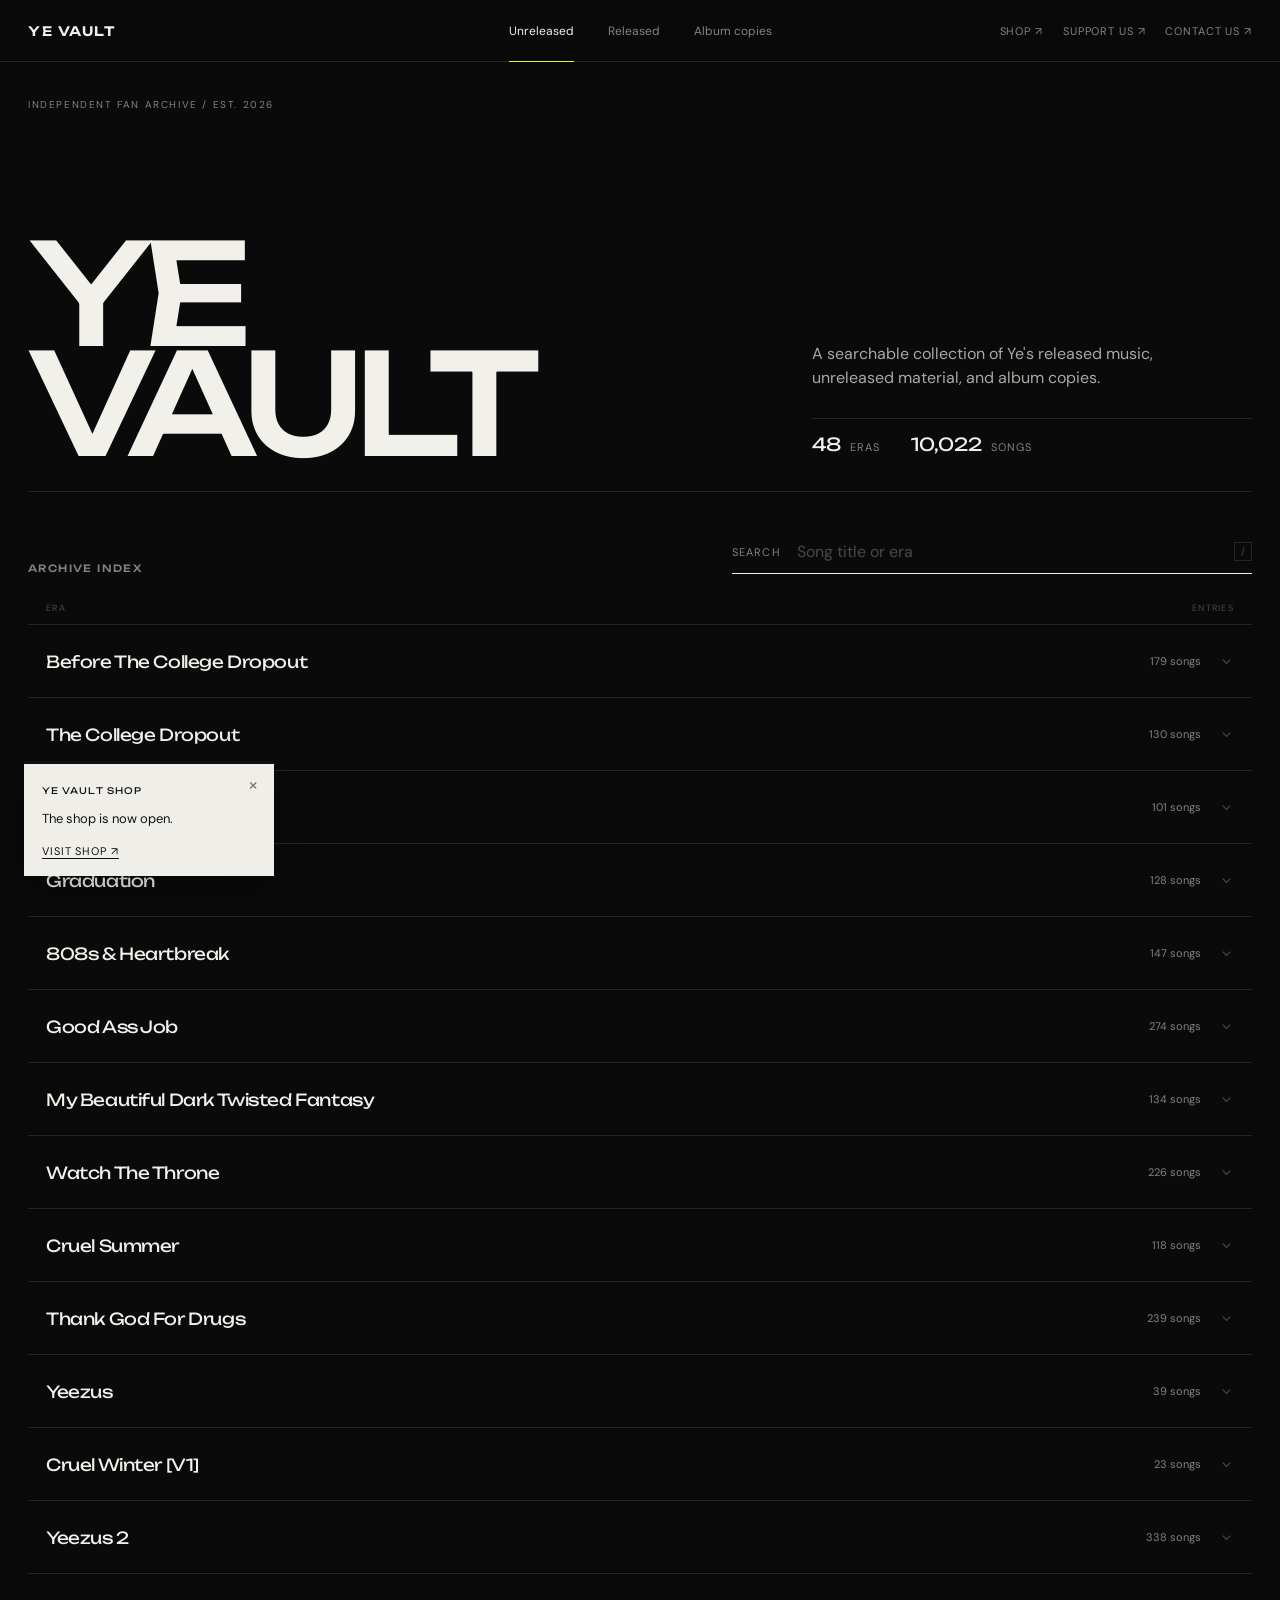
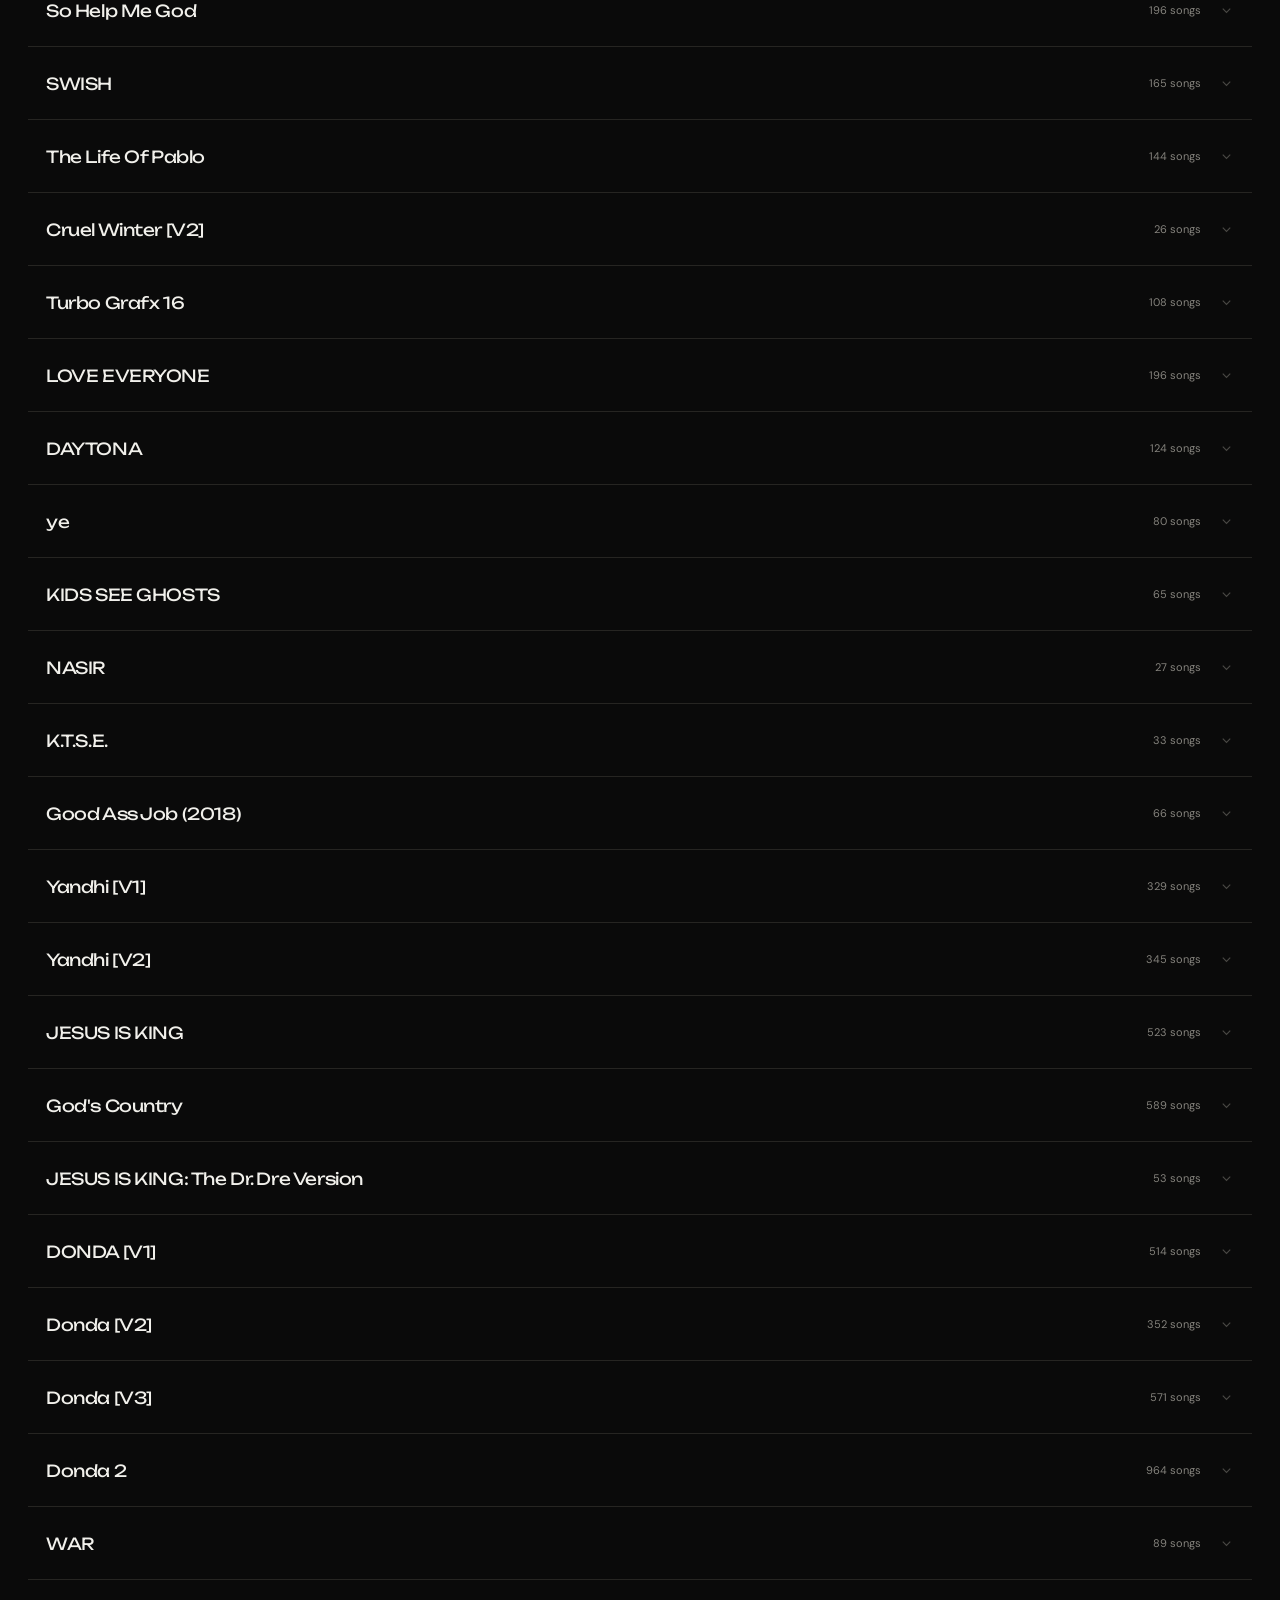
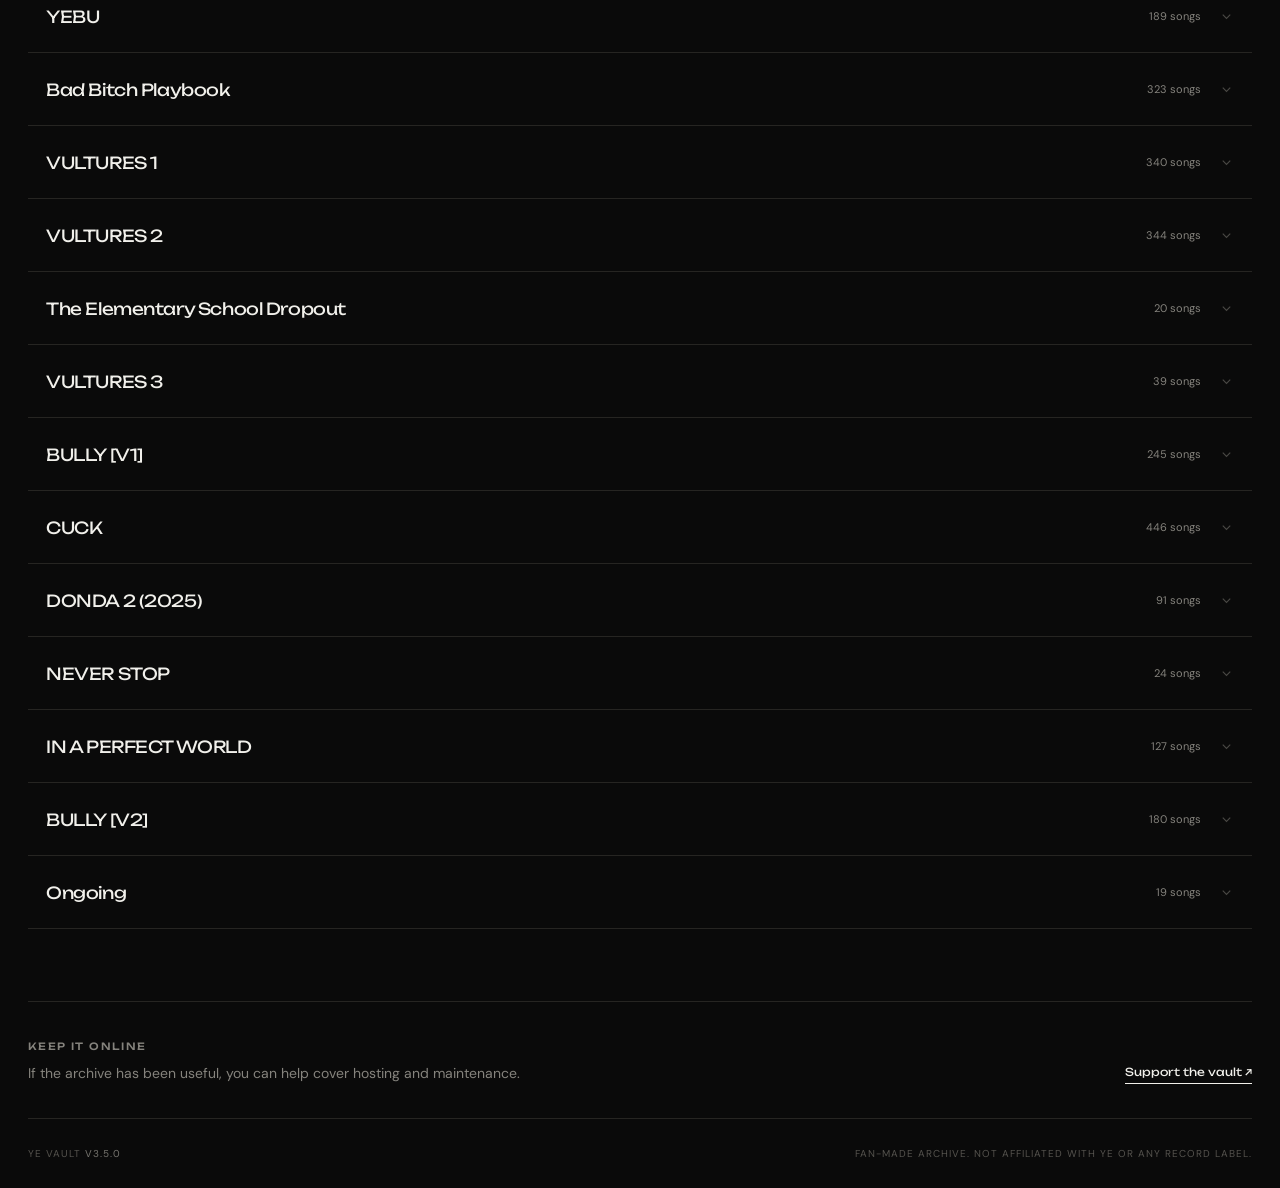
<file: index.html>
<!DOCTYPE html>
<html lang="en">
<head>
  <meta charset="UTF-8">
  <meta name="viewport" content="width=device-width, initial-scale=1.0">
  <meta name="theme-color" content="#0a0a0a">
  <title>YE VAULT</title>
 <link rel="icon" type="image/svg+xml" href="assets/favicon.svg">
  <link rel="preconnect" href="https://fonts.googleapis.com">
  <link rel="preconnect" href="https://fonts.gstatic.com" crossorigin>
  <link href="https://fonts.googleapis.com/css2?family=Unbounded:wght@300;400;500;600&family=DM+Sans:wght@300;400;500;600&display=swap" rel="stylesheet">
  <link rel="stylesheet" href="assets/style.css">
</head>
<body>

<header class="site-header">
  <a class="wordmark" href="#top" aria-label="YE Vault home">YE VAULT</a>

  <nav class="primary-nav" aria-label="Archive sections">
    <button class="nav-tab active" type="button" data-tab="u" onclick="switchTab('u','songs')">Unreleased</button>
    <button class="nav-tab" type="button" data-tab="r" onclick="switchTab('r','songs')">Released</button>
    <button class="nav-tab" type="button" data-tab="a" onclick="switchTab('a','links')">Album copies</button>
  </nav>

  <div class="header-links">
    <a href="https://shop.yevault.com" target="_blank" rel="noopener noreferrer">Shop ↗</a>
    <a href="https://ko-fi.com/yevault" target="_blank" rel="noopener noreferrer">Support Us ↗</a>
    <a href="mailto:support@yevault.com" target="_blank" rel="noopener noreferrer">Contact Us ↗</a>
  </div>
</header>

<main id="top">
  <section class="masthead">
    <div class="masthead-kicker">Independent fan archive / est. 2026</div>
    <h1>YE<br>VAULT</h1>
    <div class="masthead-meta">
      <p>A searchable collection of Ye's released music, unreleased material, and album copies.</p>
      <div class="archive-counts" aria-label="Archive statistics">
        <span><strong id="nav-eras">—</strong> eras</span>
        <span><strong id="nav-songs">—</strong> songs</span>
      </div>
    </div>
  </section>

  <section class="archive-shell" aria-label="Music archive">
    <div class="archive-toolbar">
      <div><div class="section-label">Archive index</div><a class="album-preview-link" id="album-preview-link" href="album-copies.html" hidden>Listen to album copies ↗</a></div>
      <label class="search-field" for="search-box">
        <span>Search</span>
        <input id="search-box" type="search" placeholder="Song title or era" oninput="onSearch(this.value)" autocomplete="off" spellcheck="false">
        <kbd>/</kbd>
      </label>
    </div>

    <div class="list-head" aria-hidden="true">
      <span>Era</span>
      <span>Entries</span>
    </div>

    <div class="era-list" id="era-list"></div>
  </section>

  <section class="support-strip">
    <div>
      <span class="section-label">Keep it online</span>
      <p>If the archive has been useful, you can help cover hosting and maintenance.</p>
    </div>
    <a href="https://ko-fi.com/yevault" target="_blank" rel="noopener noreferrer">Support the vault ↗</a>
  </section>
</main>

<footer class="site-footer">
  <div>YE VAULT <span>v3.5.0</span></div>
  <div>Fan-made archive. Not affiliated with Ye or any record label.</div>
</footer>

<button class="scroll-top" id="scroll-top" type="button" onclick="goToTop()" aria-label="Back to top">↑</button>

<div class="shop-notice" id="shop-popup" role="status">
  <button class="shop-notice-close" type="button" onclick="dismissShopNotice()" aria-label="Dismiss shop notice">×</button>
  <span>YE VAULT SHOP</span>
  <p>The shop is now open.</p>
  <a href="https://shop.yevault.com" target="_blank" rel="noopener noreferrer">Visit shop ↗</a>
</div>

<script src="assets/data.js?v=20261024-noemoji"></script>
<script src="assets/app.js?v=20261024-utf8"></script>
</body>
</html>
</file>
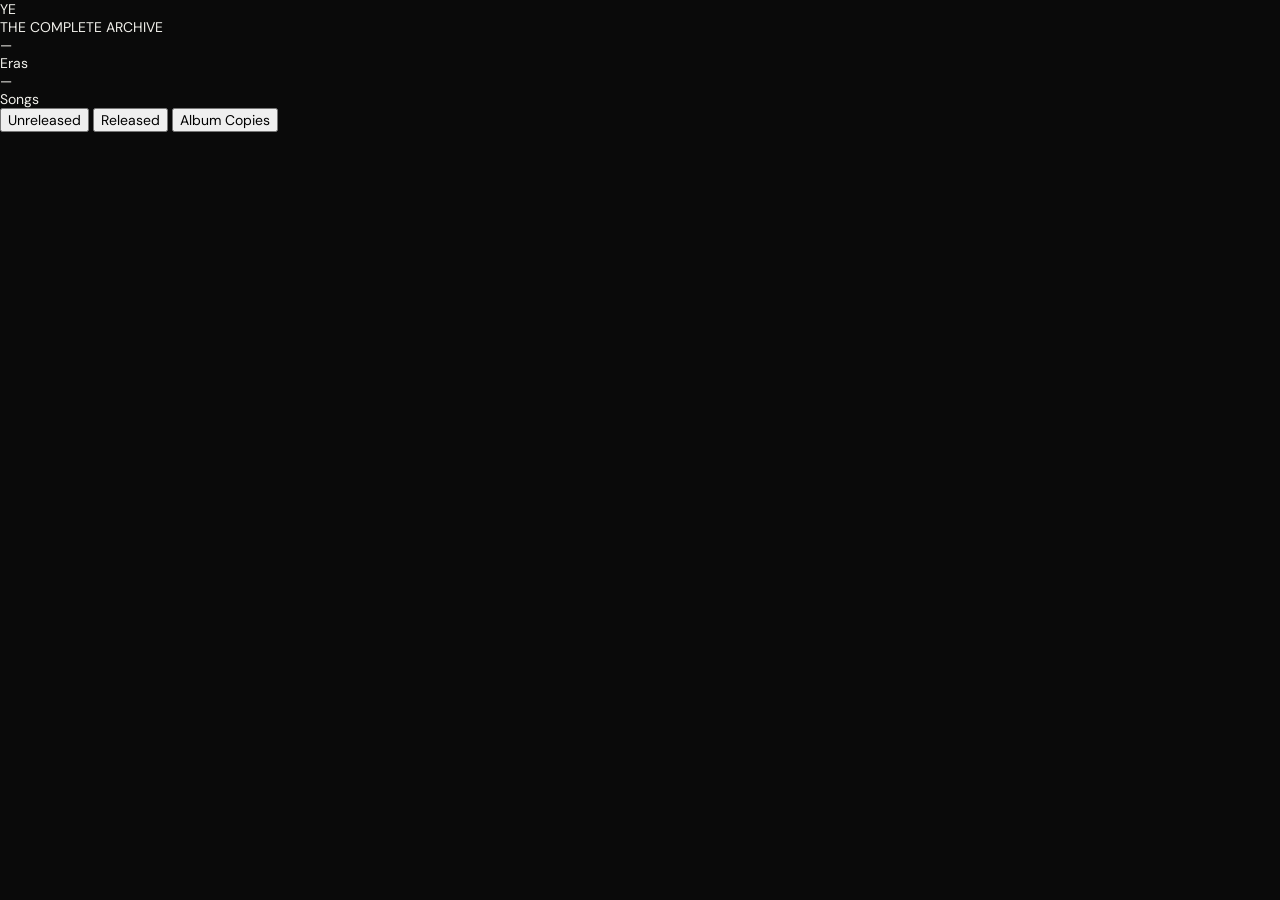
<file: index (2).html>
<!DOCTYPE html>
<html lang="en">
<head>
  <meta charset="UTF-8">
  <meta name="viewport" content="width=device-width, initial-scale=1.0">
  <title>YE Archive</title>
  <link href="https://fonts.googleapis.com/css2?family=Bebas+Neue&family=Inter:wght@300;400;500;600&display=swap" rel="stylesheet">
  <link rel="stylesheet" href="assets/style.css">
</head>
<body>

<div class="hero">
  <div id="hero-bg"></div>
  <div class="hero-ye">YE</div>
  <div class="hero-sub" id="hero-sub">THE COMPLETE ARCHIVE</div>
</div>

<div class="stats">
  <div class="stat"><div class="stat-val" id="s-eras">—</div><div class="stat-lbl">Eras</div></div>
  <div class="stat"><div class="stat-val" id="s-songs">—</div><div class="stat-lbl">Songs</div></div>
</div>

<div class="tab-bar">
  <button class="tab-btn active" data-tab="u" onclick="switchTab('u','Songs')">Unreleased</button>
  <button class="tab-btn" data-tab="r" onclick="switchTab('r','Songs')">Released</button>
  <button class="tab-btn" data-tab="a" onclick="switchTab('a','Links')">Album Copies</button>
</div>

<div class="era-list" id="era-list"></div>

<script src="assets/data.js"></script>
<script src="assets/app.js"></script>
</body>
</html>
</file>
<file: assets/style.css>
@import url('https://fonts.googleapis.com/css2?family=Unbounded:wght@300;400;500;600&family=DM+Sans:wght@300;400;500;600&display=swap');

:root{
  --bg:#0a0a0a;
  --panel:#0e0e0e;
  --ink:#f1f0eb;
  --muted:#85837d;
  --dim:#4a4945;
  --line:#262522;
  --line-soft:#181816;
  --accent:#c7ff37;
  --sans:'DM Sans',sans-serif;
  --display:'Unbounded',sans-serif;
}

*{box-sizing:border-box}
html{scroll-behavior:smooth}
body{margin:0;background:var(--bg);color:var(--ink);font-family:var(--sans);font-size:14px;-webkit-font-smoothing:antialiased}
button,input{font:inherit}
a{color:inherit}
::selection{background:var(--accent);color:#080808}

.site-header{position:sticky;top:0;z-index:100;display:grid;grid-template-columns:1fr auto 1fr;align-items:center;height:62px;padding:0 28px;background:rgba(10,10,10,.92);border-bottom:1px solid var(--line);backdrop-filter:blur(14px)}
.wordmark{font-family:var(--display);font-size:13px;font-weight:600;letter-spacing:.12em;text-decoration:none;white-space:nowrap}
.primary-nav{display:flex;height:100%}
.nav-tab{position:relative;padding:0 17px;border:0;background:transparent;color:var(--muted);cursor:pointer;font-size:12px}
.nav-tab::after{content:"";position:absolute;left:17px;right:17px;bottom:-1px;height:1px;background:transparent}
.nav-tab:hover{color:var(--ink)}
.nav-tab.active{color:var(--ink)}
.nav-tab.active::after{background:var(--accent)}
.header-links{justify-self:end;display:flex;gap:20px;font-size:11px;text-transform:uppercase;letter-spacing:.08em}
.header-links a{color:var(--muted);text-decoration:none}
.header-links a:hover{color:var(--ink)}

main{width:min(1480px,100%);margin:0 auto;padding:0 28px}
.masthead{min-height:430px;display:grid;grid-template-columns:1fr 1fr;grid-template-rows:auto 1fr auto;padding:36px 0 32px;border-bottom:1px solid var(--line)}
.masthead-kicker{grid-column:1/-1;font-size:10px;text-transform:uppercase;letter-spacing:.16em;color:var(--muted)}
.masthead h1{align-self:end;margin:0;font-family:var(--display);font-size:clamp(76px,11vw,180px);font-weight:500;line-height:.78;letter-spacing:-.075em}
.masthead-meta{align-self:end;justify-self:end;width:min(440px,100%);display:grid;gap:28px;padding-bottom:4px}
.masthead-meta p{margin:0;color:#aaa8a1;font-size:16px;line-height:1.5;max-width:38ch}
.archive-counts{display:flex;gap:30px;padding-top:14px;border-top:1px solid var(--line);color:var(--muted);font-size:11px;text-transform:uppercase;letter-spacing:.1em}
.archive-counts strong{font-family:var(--display);font-size:18px;font-weight:400;color:var(--ink);letter-spacing:0;margin-right:5px}

.archive-shell{padding:48px 0 72px}
.archive-toolbar{display:grid;grid-template-columns:1fr minmax(320px,520px);align-items:end;gap:30px;margin-bottom:28px}
.section-label{font-family:var(--display);font-size:10px;font-weight:500;text-transform:uppercase;letter-spacing:.14em;color:var(--muted)}
.search-field{display:grid;grid-template-columns:auto 1fr auto;align-items:center;gap:14px;border-bottom:1px solid var(--ink);padding:0 0 10px;color:var(--muted)}
.search-field span{font-size:11px;text-transform:uppercase;letter-spacing:.1em}
.search-field input{min-width:0;border:0;outline:0;background:transparent;color:var(--ink);font-size:16px}
.search-field input::placeholder{color:#4a4945}
.search-field kbd{font-family:var(--sans);font-size:10px;border:1px solid var(--line);padding:2px 6px;color:var(--dim)}

.list-head{display:grid;grid-template-columns:1fr auto;gap:20px;padding:0 18px 10px;border-bottom:1px solid var(--line);font-size:9px;text-transform:uppercase;letter-spacing:.14em;color:var(--dim)}
.era-list{width:100%}
.era-wrap{border-bottom:1px solid var(--line)}
.era-row{display:grid;grid-template-columns:1fr auto;align-items:center;gap:20px;min-height:72px;padding:0 18px;cursor:pointer;user-select:none;transition:background .12s ease}
.era-row:hover{background:#10100f}
.era-row.active{background:#11120e}
.era-row-name{font-family:var(--display);font-size:clamp(13px,1.3vw,18px);font-weight:400;letter-spacing:-.025em}
.era-row-right{display:flex;align-items:center;gap:18px}
.era-pill{font-size:11px;color:var(--muted);text-transform:lowercase;white-space:nowrap}
.era-chevron{width:15px;height:15px;color:var(--dim);transition:transform .2s ease,color .2s ease}
.era-row.active .era-chevron{transform:rotate(180deg);color:var(--accent)}

.songs-panel{display:grid;grid-template-rows:0fr;transition:grid-template-rows .28s ease}
.songs-panel.open{grid-template-rows:1fr}
.songs-inner{overflow:hidden;background:#0d0d0c}
.song-item{display:grid;grid-template-columns:42px minmax(0,1fr) auto 54px 26px 22px;align-items:center;gap:14px;min-height:46px;padding:0 18px;border-top:1px solid var(--line-soft);text-decoration:none;color:inherit;transition:background .1s ease}
.song-item:hover{background:#121210}
.song-num{color:#393834;font-size:10px;font-variant-numeric:tabular-nums}
.song-name{overflow:hidden;text-overflow:ellipsis;white-space:nowrap;color:#b8b6af;font-size:13px}
.song-item:hover .song-name{color:var(--ink)}
.song-quality{font-size:9px;text-transform:uppercase;letter-spacing:.08em;white-space:nowrap}
.song-len{justify-self:end;color:#4d4c47;font-size:10px;font-variant-numeric:tabular-nums}
.ext-icon,.note-toggle{display:grid;place-items:center;width:22px;height:22px;color:#55534e}
.ext-icon{opacity:.3}
.song-item:hover .ext-icon{opacity:1;color:var(--accent)}
.ext-icon svg{width:12px;height:12px}
.note-toggle{border:1px solid var(--line);font-size:12px;line-height:1}
.song-item.expanded .note-toggle{border-color:var(--accent);color:var(--accent)}
.no-link .ext-icon{visibility:hidden}
.song-note{display:none;padding:12px 122px 16px 74px;border-top:1px solid var(--line-soft);color:#77756f;font-size:12px;line-height:1.55}
.song-item.expanded + .song-note{display:block}

.q-high{color:#9adf65}.q-cd{color:#7caed9}.q-low{color:#d2786c}.q-rec{color:#d4ad5c}.q-na{color:#44433f}.q-other{color:#a58bd4}.q-conf{color:#73c8c0}
.no-results{padding:54px 18px;border-bottom:1px solid var(--line);color:var(--dim);font-family:var(--display);font-size:11px;text-transform:uppercase;letter-spacing:.1em}

.support-strip{display:grid;grid-template-columns:1fr auto;align-items:end;gap:30px;padding:34px 0;border-top:1px solid var(--line);border-bottom:1px solid var(--line)}
.support-strip p{margin:9px 0 0;color:var(--muted);max-width:560px;line-height:1.5}
.support-strip a{font-family:var(--display);font-size:11px;text-decoration:none;border-bottom:1px solid var(--ink);padding-bottom:4px}
.support-strip a:hover{color:var(--accent);border-color:var(--accent)}

.site-footer{display:flex;justify-content:space-between;gap:24px;width:min(1480px,100%);margin:0 auto;padding:28px;color:#55534e;font-size:10px;text-transform:uppercase;letter-spacing:.1em}
.site-footer span{color:#77756f}
.scroll-top{position:fixed;right:24px;bottom:24px;z-index:120;width:38px;height:38px;border:1px solid var(--line);background:#0d0d0c;color:var(--ink);opacity:0;pointer-events:none;cursor:pointer;transition:opacity .2s,border-color .2s}
.scroll-top.visible{opacity:1;pointer-events:auto}
.scroll-top:hover{border-color:var(--accent);color:var(--accent)}

.shop-notice{position:fixed;left:24px;bottom:24px;z-index:130;width:250px;padding:16px 18px 17px;background:#efeee9;color:#111;border-top:3px solid #111;box-shadow:0 14px 40px rgba(0,0,0,.28);animation:noticeIn .35s .8s both}
.shop-notice.hidden{display:none}
.shop-notice>span{font-family:var(--display);font-size:9px;letter-spacing:.12em}
.shop-notice p{margin:12px 0 14px;font-size:13px}
.shop-notice a{font-size:11px;text-transform:uppercase;letter-spacing:.08em;text-decoration:none;border-bottom:1px solid #111}
.shop-notice-close{position:absolute;top:10px;right:10px;border:0;background:none;color:#777;cursor:pointer;font-size:19px;line-height:1}
@keyframes noticeIn{from{opacity:0;transform:translateY(12px)}to{opacity:1;transform:none}}
@keyframes listIn{from{opacity:.35;transform:translateY(5px)}to{opacity:1;transform:none}}
.era-list.switching{animation:listIn .2s ease both}

@media(max-width:850px){
  .site-header{grid-template-columns:auto 1fr;padding:0 18px;height:auto;min-height:58px}
  .primary-nav{order:3;grid-column:1/-1;width:100%;height:42px;border-top:1px solid var(--line);margin-top:8px}
  .nav-tab{flex:1;padding:0;text-align:left}
  .nav-tab::after{left:0;right:16px}
  .header-links{gap:14px}
  main{padding:0 18px}
  .masthead{min-height:360px;grid-template-columns:1fr;padding-top:26px}
  .masthead-kicker{grid-column:auto}
  .masthead h1{font-size:clamp(68px,18vw,126px);align-self:center;margin:50px 0 38px}
  .masthead-meta{justify-self:start;width:100%}
  .archive-toolbar{grid-template-columns:1fr}
  .search-field{max-width:none}
  .song-item{grid-template-columns:32px minmax(0,1fr) auto 42px 22px;gap:10px;padding:0 10px}
  .song-quality{display:none}
  .song-note{padding:12px 44px 16px 52px}
}

@media(max-width:560px){
  .header-links a:first-child{display:none}
  .site-header{padding:0 14px}
  main{padding:0 14px}
  .masthead{min-height:330px}
  .masthead h1{font-size:21vw}
  .masthead-meta p{font-size:14px}
  .archive-counts{gap:18px}
  .archive-shell{padding:38px 0 54px}
  .list-head{padding-left:10px;padding-right:10px}
  .era-row{min-height:64px;padding:0 10px}
  .era-row-name{font-size:12px;line-height:1.3}
  .era-pill{font-size:10px}
  .song-item{grid-template-columns:24px minmax(0,1fr) 38px 20px;min-height:44px}
  .song-len{font-size:9px}
  .ext-icon{display:none}
  .song-note{padding:12px 18px 16px 44px}
  .support-strip{grid-template-columns:1fr;align-items:start}
  .support-strip a{justify-self:start}
  .site-footer{display:grid;padding:24px 14px;line-height:1.6}
  .shop-notice{left:14px;bottom:14px;width:210px}
  .scroll-top{right:14px;bottom:14px}
}
.album-preview-link{display:inline-block;margin-top:13px;color:var(--accent);font-family:var(--display);font-size:11px;text-decoration:none}.album-preview-link[hidden]{display:none}.album-preview-link:hover{text-decoration:underline}
</file>
